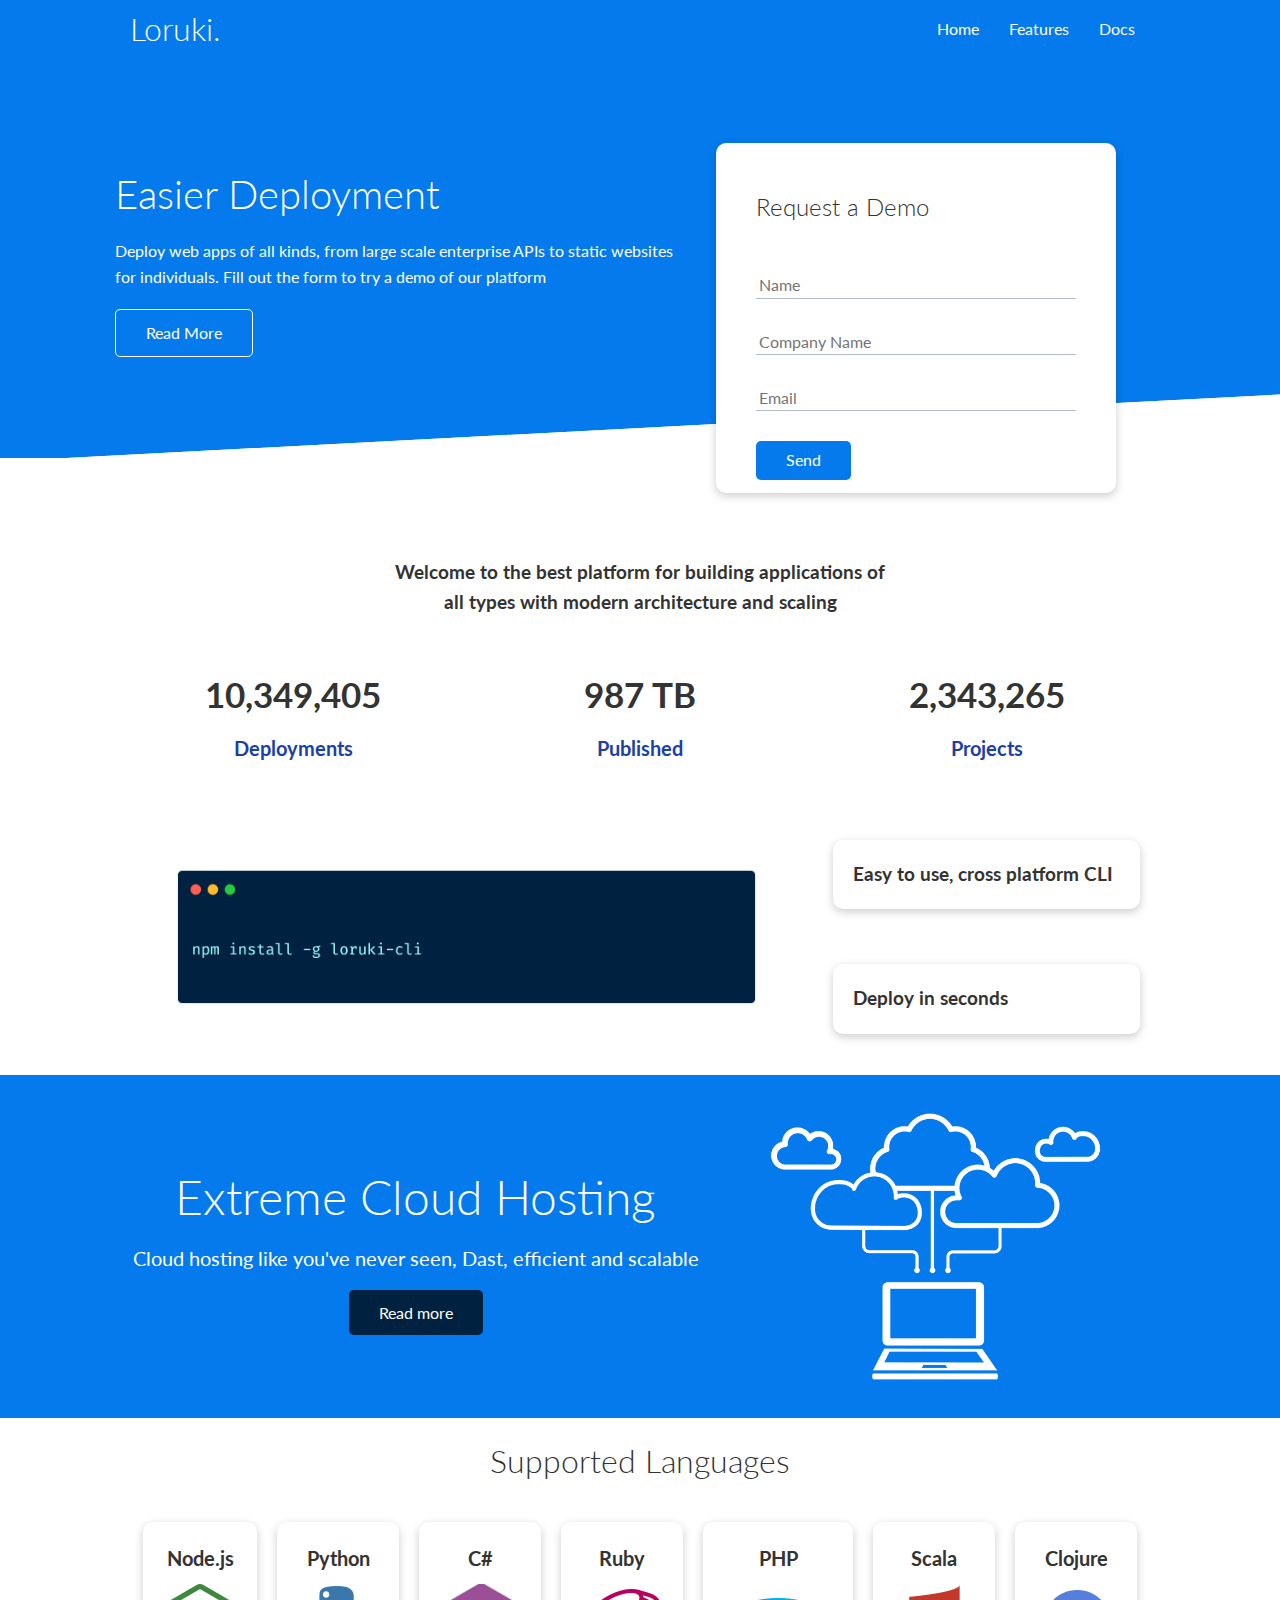
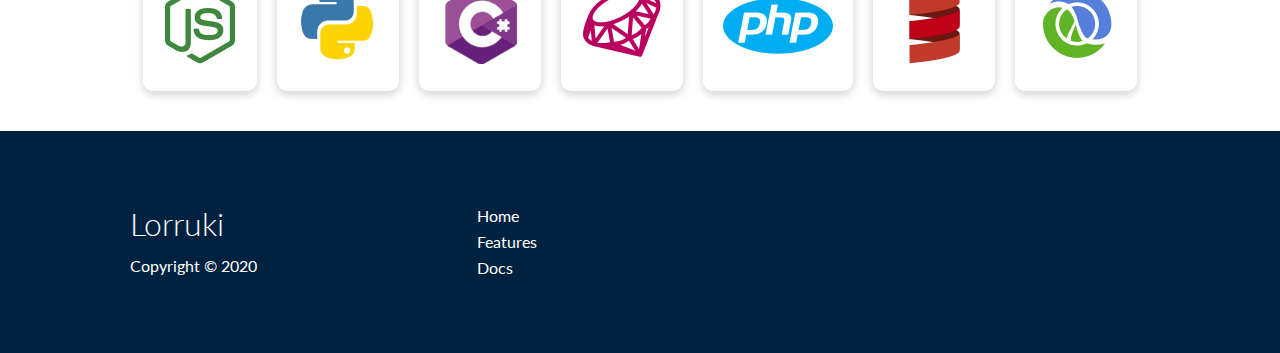
<file: index.html>
<!DOCTYPE html>
<html lang="en">
  <head>
    <meta charset="utf-8" />
    <meta name="description" content="Your description goes here" />
    <meta name="keywords" content="one, two, three" />
    <meta name="viewport" content="width=device-width, initial-scale=1.0" />
    <link
      rel="stylesheet"
      href="https://cdnjs.cloudflare.com/ajax/libs/font-awesome/5.15.3/css/all.min.css"
      integrity="sha512-iBBXm8fW90+nuLcSKlbmrPcLa0OT92xO1BIsZ+ywDWZCvqsWgccV3gFoRBv0z+8dLJgyAHIhR35VZc2oM/gI1w=="
      crossorigin="anonymous"
    />
    <title>Loruki | Cloud Hosting For Everyone</title>

    <!-- external CSS link -->
    <link rel="stylesheet" href="css/normalize.css" />
    <link rel="stylesheet" href="css/utilities.css" />
    <link rel="stylesheet" href="css/style.css" />
  </head>
  <body>
    <!-- Navbar -->
    <header class="navbar">
      <div class="container flex">
        <h1 class="logo">Loruki.</h1>
        <nav>
          <ul>
            <li><a href="index.html">Home</a></li>
            <li><a href="features.html">Features</a></li>
            <li><a href="docs.html">Docs</a></li>
          </ul>
        </nav>
      </div>
    </header>

    <!-- Showcase -->
    <section class="showcase">
      <div class="container grid">
        <div class="showcase-text">
          <h1>Easier Deployment</h1>
          <p>
            Deploy web apps of all kinds, from large scale enterprise APIs to
            static websites for individuals. Fill out the form to try a demo of
            our platform
          </p>
          <a href="features.html" class="btn btn-outline">Read More</a>
        </div>

        <div class="showcase-form card">
          <h2>Request a Demo</h2>
          <form
            name="contact"
            method="POST"
            netlify-honeypot="bot-field"
            data-netlify="true"
          >
            <input type="hidden" name="form-name" value="contact" />
            <p class="hidden">
              <label
                >Don’t fill this out if you’re human: <input name="bot-field"
              /></label>
            </p>
            <div class="form-control">
              <input type="text" name="name" placeholder="Name" required />
            </div>
            <div class="form-control">
              <input
                type="text"
                name="company"
                placeholder="Company Name"
                required
              />
            </div>
            <div class="form-control">
              <input type="email" name="email" placeholder="Email" required />
            </div>
            <input type="submit" value="Send" class="btn btn-primary" />
          </form>
        </div>
      </div>
    </section>

    <!-- stats -->
    <section class="stats">
      <div class="container">
        <h3 class="stats-heading text-center my-1">
          Welcome to the best platform for building applications of all types
          with modern architecture and scaling
        </h3>

        <div class="grid grid-3 text-center my-4">
          <div>
            <i class="fas fa-server fa-3x"></i>
            <h3>10,349,405</h3>
            <p class="text-secondary">Deployments</p>
          </div>
          <div>
            <i class="fas fa-upload fa-3x"></i>
            <h3>987 TB</h3>
            <p class="text-secondary">Published</p>
          </div>
          <div>
            <i class="fas fa-project-diagram fa-3x"></i>
            <h3>2,343,265</h3>
            <p class="text-secondary">Projects</p>
          </div>
        </div>
      </div>
    </section>

    <!-- Cli -->
    <section class="cli">
      <div class="container grid">
        <img src="images/cli.png" alt="" />
        <div class="card">
          <h3>Easy to use, cross platform CLI</h3>
        </div>
        <div class="card">
          <h3>Deploy in seconds</h3>
        </div>
      </div>
    </section>

    <!-- Cloud -->
    <section class="cloud bg-primary my-2 py-2">
      <div class="container grid">
        <div class="text-center">
          <h2 class="lg">Extreme Cloud Hosting</h2>
          <p class="lead my-1">
            Cloud hosting like you've never seen, Dast, efficient and scalable
          </p>
          <a href="features.html" class="btn btn-dark">Read more</a>
        </div>
        <img src="images/cloud.png" alt="" />
      </div>
    </section>

    <!-- Languages -->
    <section class="languages">
      <h2 class="md text-center my-2">Supported Languages</h2>
      <div class="container flex">
        <div class="card">
          <h4>Node.js</h4>
          <img src="images/logos/node.png" alt="" />
        </div>
        <div class="card">
          <h4>Python</h4>
          <img src="images/logos/python.png" alt="" />
        </div>
        <div class="card">
          <h4>C#</h4>
          <img src="images/logos/csharp.png" alt="" />
        </div>
        <div class="card">
          <h4>Ruby</h4>
          <img src="images/logos/ruby.png" alt="" />
        </div>
        <div class="card">
          <h4>PHP</h4>
          <img src="images/logos/php.png" alt="" />
        </div>
        <div class="card">
          <h4>Scala</h4>
          <img src="images/logos/scala.png" alt="" />
        </div>
        <div class="card">
          <h4>Clojure</h4>
          <img src="images/logos/clojure.png" alt="" />
        </div>
      </div>
    </section>

    <!-- Footer -->
    <footer class="footer bg-dark py-5">
      <div class="container grid grid-3">
        <div>
          <h1>Lorruki</h1>
          <p>Copyright &copy; 2020</p>
        </div>
        <nav>
          <ul>
            <li><a href="index.html">Home</a></li>
            <li><a href="features.html">Features</a></li>
            <li><a href="docs.html">Docs</a></li>
          </ul>
        </nav>
        <div class="social">
          <a href="#"><i class="fab fa-github fa-2x"></i></a>
          <a href="#"><i class="fab fa-twitter fa-2x"></i></a>
          <a href="#"><i class="fab fa-linkedin fa-2x"></i></a>
          <a href="#"><i class="fab fa-instagram fa-2x"></i></a>
        </div>
      </div>
    </footer>
    <script type="text/javascript" src="js/main.js"></script>
  </body>
</html>
</file>
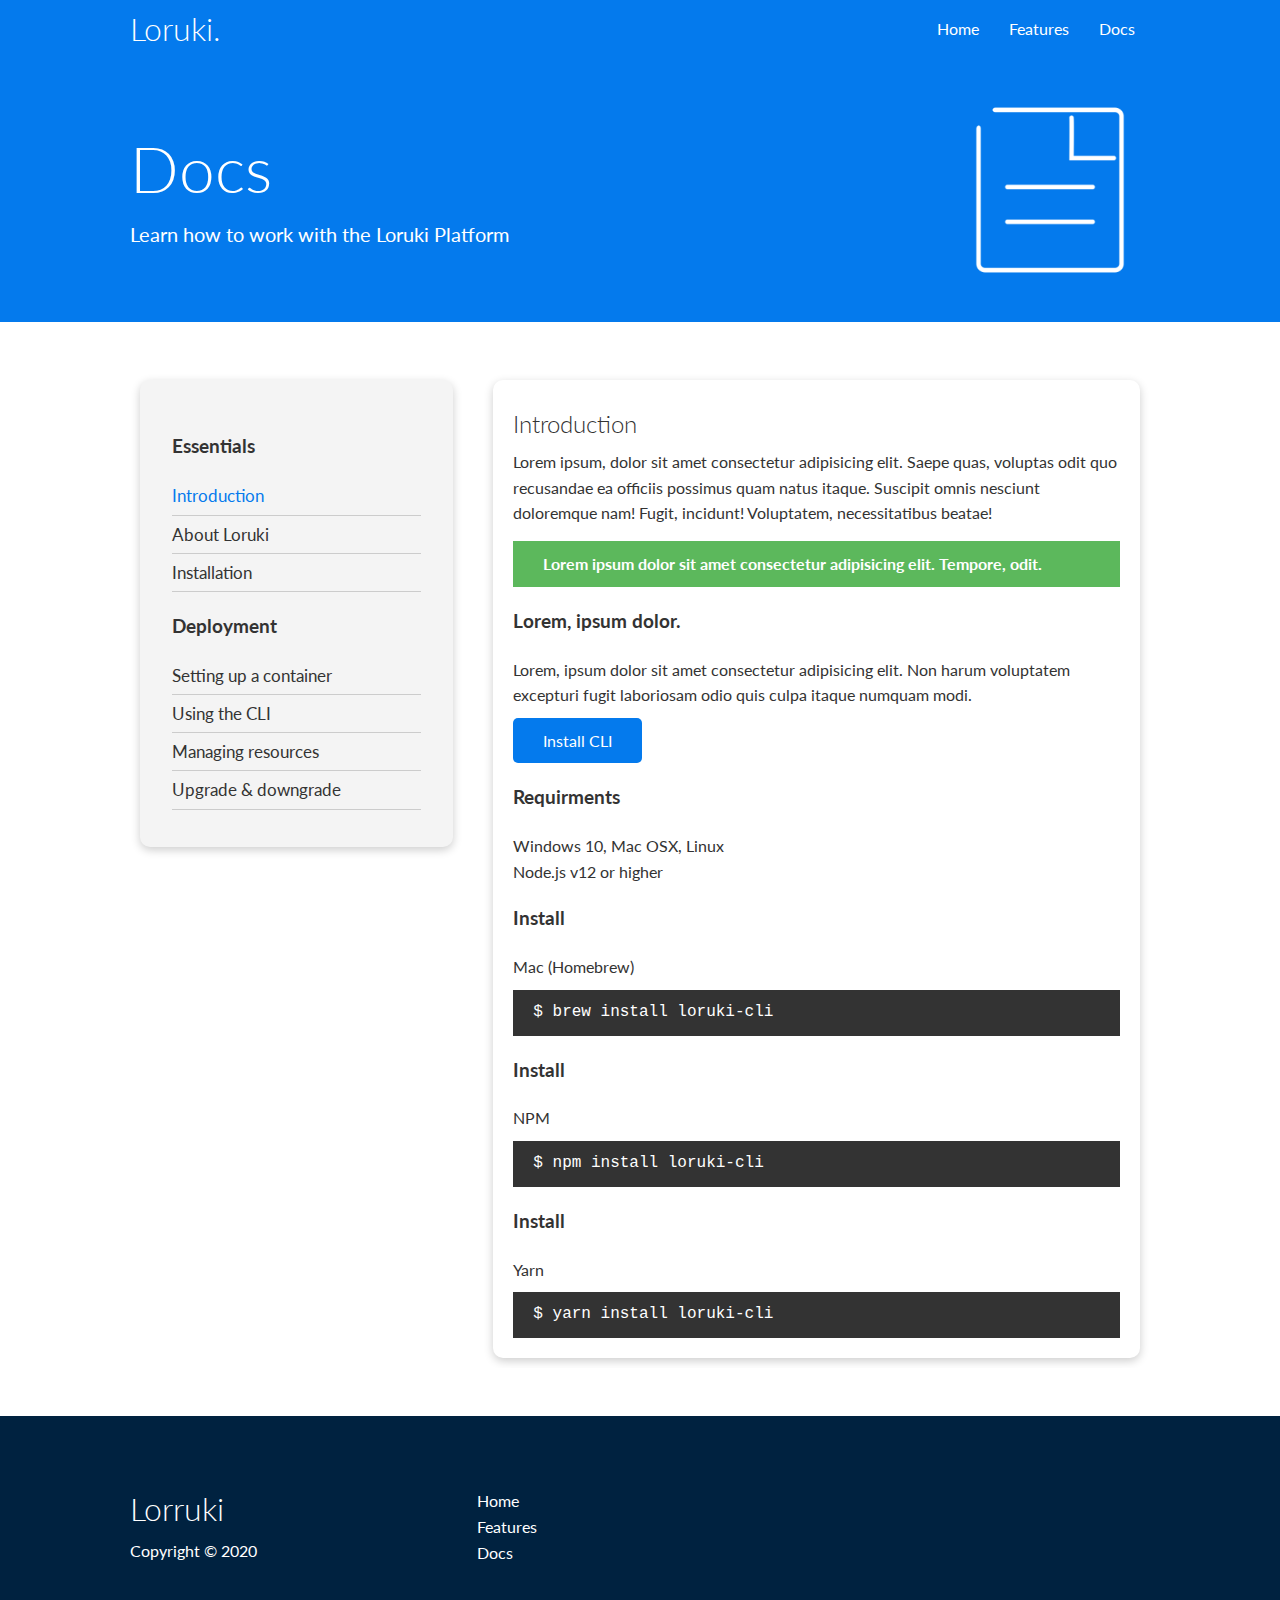
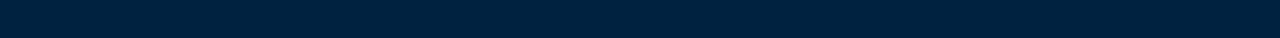
<file: docs.html>
<!DOCTYPE html>
<html lang="en">
  <head>
    <meta charset="utf-8" />
    <meta name="description" content="Your description goes here" />
    <meta name="keywords" content="one, two, three" />
    <meta name="viewport" content="width=device-width, initial-scale=1.0" />
    <link
      rel="stylesheet"
      href="https://cdnjs.cloudflare.com/ajax/libs/font-awesome/5.15.3/css/all.min.css"
      integrity="sha512-iBBXm8fW90+nuLcSKlbmrPcLa0OT92xO1BIsZ+ywDWZCvqsWgccV3gFoRBv0z+8dLJgyAHIhR35VZc2oM/gI1w=="
      crossorigin="anonymous"
    />
    <title>Loruki | Cloud Hosting For Everyone</title>

    <!-- external CSS link -->
    <link rel="stylesheet" href="css/normalize.css" />
    <link rel="stylesheet" href="css/utilities.css" />
    <link rel="stylesheet" href="css/style.css" />
  </head>
  <body>
    <!-- Navbar -->
    <header class="navbar">
      <div class="container flex">
        <h1 class="logo">Loruki.</h1>
        <nav>
          <ul>
            <li><a href="index.html">Home</a></li>
            <li><a href="features.html">Features</a></li>
            <li><a href="docs.html">Docs</a></li>
          </ul>
        </nav>
      </div>
    </header>

    <!-- Head -->
    <section class="docs-head bg-primary py-3">
      <div class="container grid">
        <div>
          <h1 class="xl">Docs</h1>
          <p class="lead">Learn how to work with the Loruki Platform</p>
        </div>
        <img src="images/docs.png" alt="" />
      </div>
    </section>

    <!-- Docs main -->
    <section class="docs-main my-4">
      <div class="container grid">
        <div class="card bg-light p-3">
          <h3 class="my-2">Essentials</h3>
          <nav>
            <ul>
              <li><a class="text-primary" href="#">Introduction</a></li>
              <li><a href="#">About Loruki</a></li>
              <li><a href="#">Installation</a></li>
            </ul>
          </nav>

          <h3 class="my-2">Deployment</h3>
          <nav>
            <ul>
              <li><a href="#">Setting up a container</a></li>
              <li><a href="#">Using the CLI</a></li>
              <li><a href="#">Managing resources</a></li>
              <li><a href="#">Upgrade & downgrade</a></li>
            </ul>
          </nav>
        </div>
        <div class="card">
          <h2>Introduction</h2>
          <p>
            Lorem ipsum, dolor sit amet consectetur adipisicing elit. Saepe
            quas, voluptas odit quo recusandae ea officiis possimus quam natus
            itaque. Suscipit omnis nesciunt doloremque nam! Fugit, incidunt!
            Voluptatem, necessitatibus beatae!
          </p>
          <div class="alert alert-success">
            <i class="fas fa-info"></i> Lorem ipsum dolor sit amet consectetur
            adipisicing elit. Tempore, odit.
          </div>

          <h3>Lorem, ipsum dolor.</h3>
          <p>
            Lorem, ipsum dolor sit amet consectetur adipisicing elit. Non harum
            voluptatem excepturi fugit laboriosam odio quis culpa itaque numquam
            modi.
          </p>
          <a href="" class="btn btn-primary">Install CLI</a>

          <h3>Requirments</h3>
          <ul>
            <li>Windows 10, Mac OSX, Linux</li>
            <li>Node.js v12 or higher</li>
          </ul>

          <h3>Install</h3>
          <p>Mac (Homebrew)</p>
          <pre><code>$ brew install loruki-cli</code></pre>
          <h3>Install</h3>
          <p>NPM</p>
          <pre><code>$ npm install loruki-cli</code></pre>
          <h3>Install</h3>
          <p>Yarn</p>
          <pre><code>$ yarn install loruki-cli</code></pre>
        </div>
      </div>
    </section>

    <!-- Footer -->
    <footer class="footer bg-dark py-5">
      <div class="container grid grid-3">
        <div>
          <h1>Lorruki</h1>
          <p>Copyright &copy; 2020</p>
        </div>
        <nav>
          <ul>
            <li><a href="index.html">Home</a></li>
            <li><a href="features.html">Features</a></li>
            <li><a href="docs.html">Docs</a></li>
          </ul>
        </nav>
        <div class="social">
          <a href="#"><i class="fab fa-github fa-2x"></i></a>
          <a href="#"><i class="fab fa-twitter fa-2x"></i></a>
          <a href="#"><i class="fab fa-linkedin fa-2x"></i></a>
          <a href="#"><i class="fab fa-instagram fa-2x"></i></a>
        </div>
      </div>
    </footer>
    <script type="text/javascript" src="js/main.js"></script>
  </body>
</html>
</file>
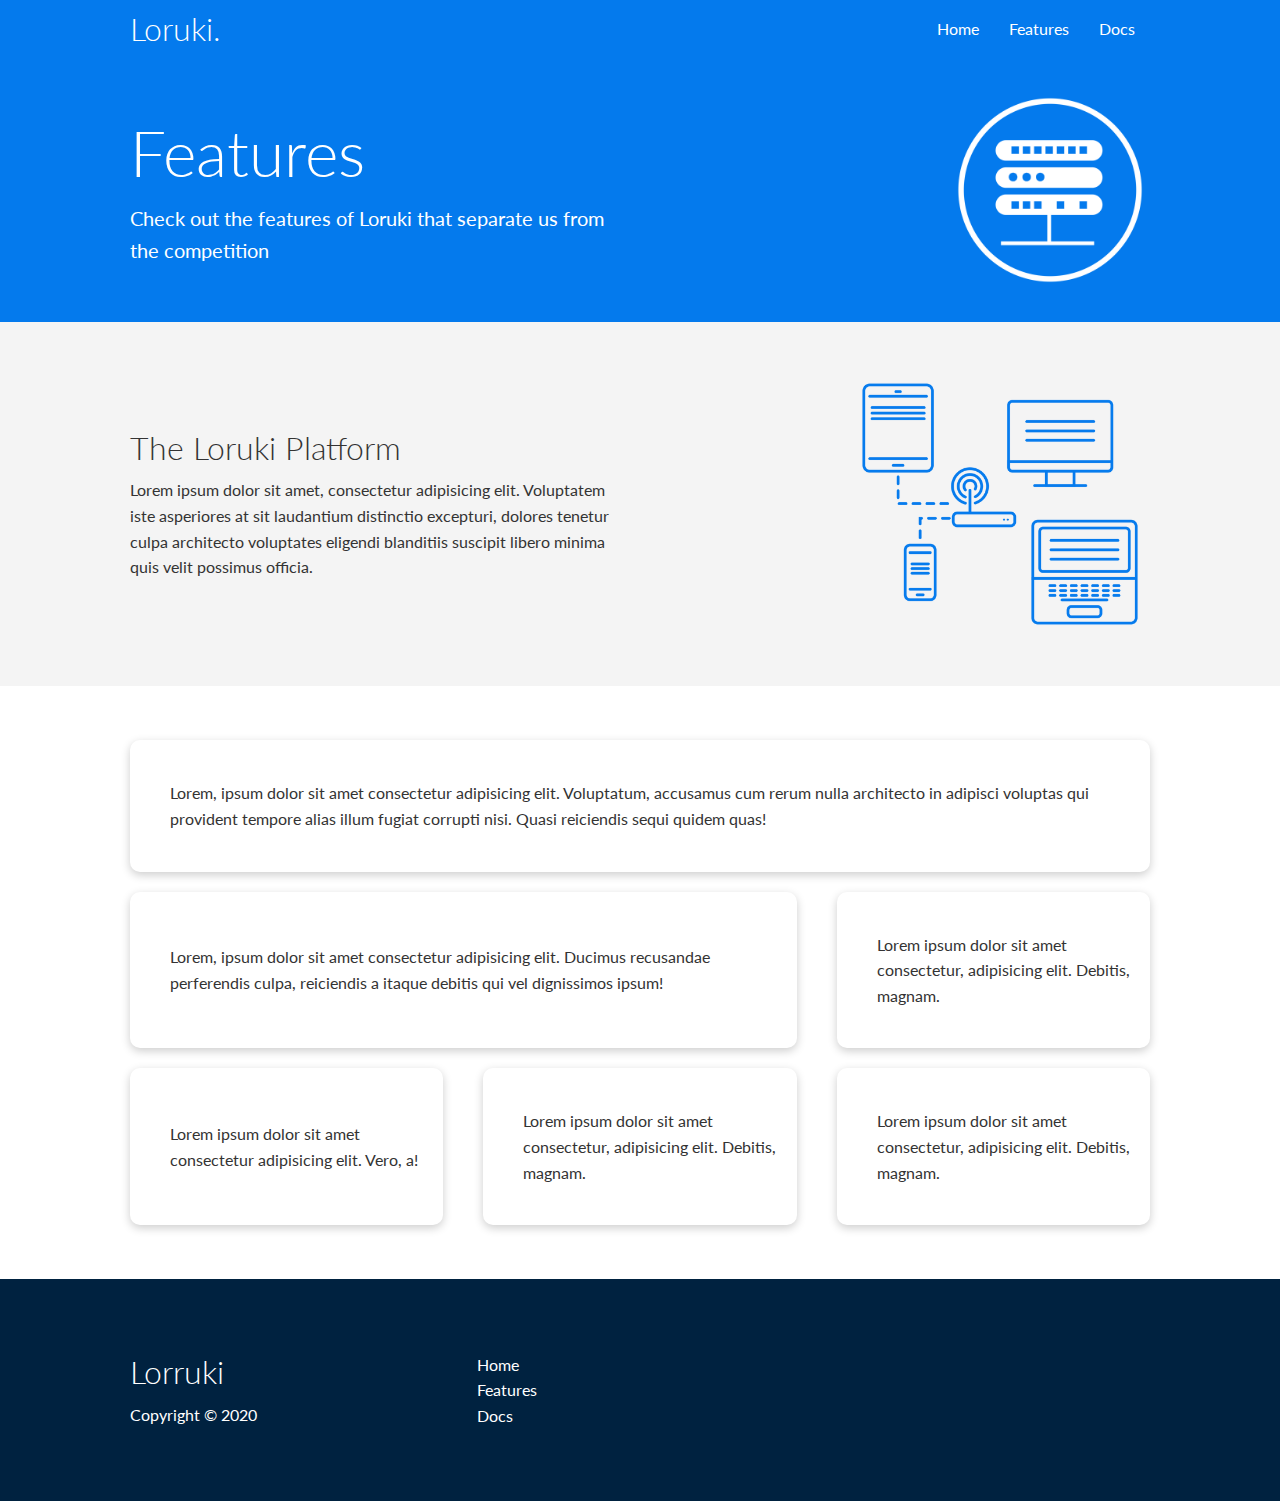
<file: features.html>
<!DOCTYPE html>
<html lang="en">
  <head>
    <meta charset="utf-8" />
    <meta name="description" content="Your description goes here" />
    <meta name="keywords" content="one, two, three" />
    <meta name="viewport" content="width=device-width, initial-scale=1.0" />
    <link
      rel="stylesheet"
      href="https://cdnjs.cloudflare.com/ajax/libs/font-awesome/5.15.3/css/all.min.css"
      integrity="sha512-iBBXm8fW90+nuLcSKlbmrPcLa0OT92xO1BIsZ+ywDWZCvqsWgccV3gFoRBv0z+8dLJgyAHIhR35VZc2oM/gI1w=="
      crossorigin="anonymous"
    />
    <title>Loruki | Cloud Hosting For Everyone</title>

    <!-- external CSS link -->
    <link rel="stylesheet" href="css/normalize.css" />
    <link rel="stylesheet" href="css/utilities.css" />
    <link rel="stylesheet" href="css/style.css" />
  </head>
  <body>
    <!-- Navbar -->
    <header class="navbar">
      <div class="container flex">
        <h1 class="logo">Loruki.</h1>
        <nav>
          <ul>
            <li><a href="index.html">Home</a></li>
            <li><a href="features.html">Features</a></li>
            <li><a href="docs.html">Docs</a></li>
          </ul>
        </nav>
      </div>
    </header>

    <!-- Head -->
    <section class="features-head bg-primary py-3">
      <div class="container grid">
        <div>
          <h1 class="xl">Features</h1>
          <p class="lead">
            Check out the features of Loruki that separate us from the
            competition
          </p>
        </div>
        <img src="images/server.png" alt="" />
      </div>
    </section>

    <!-- Sub head -->
    <section class="features-sub-head bg-light py-3">
      <div class="container grid">
        <div>
          <h1 class="md">The Loruki Platform</h1>
          <p class="">
            Lorem ipsum dolor sit amet, consectetur adipisicing elit. Voluptatem
            iste asperiores at sit laudantium distinctio excepturi, dolores
            tenetur culpa architecto voluptates eligendi blanditiis suscipit
            libero minima quis velit possimus officia.
          </p>
        </div>
        <img src="images/server2.png" alt="" />
      </div>
    </section>

    <!-- Features Main -->
    <section class="features-main my-2">
      <div class="container grid grid-3">
        <div class="card flex">
          <i class="fas fa-server fa-3x"></i>
          <p>
            Lorem, ipsum dolor sit amet consectetur adipisicing elit.
            Voluptatum, accusamus cum rerum nulla architecto in adipisci
            voluptas qui provident tempore alias illum fugiat corrupti nisi.
            Quasi reiciendis sequi quidem quas!
          </p>
        </div>
        <div class="card flex">
          <i class="fas fa-network-wired fa-3x"></i>
          <p>
            Lorem, ipsum dolor sit amet consectetur adipisicing elit. Ducimus
            recusandae perferendis culpa, reiciendis a itaque debitis qui vel
            dignissimos ipsum!
          </p>
        </div>
        <div class="card flex">
          <i class="fas fa-laptop-code fa-3x"></i>
          <p>
            Lorem ipsum dolor sit amet consectetur, adipisicing elit. Debitis,
            magnam.
          </p>
        </div>
        <div class="card flex">
          <i class="fas fa-database fa-3x"></i>
          <p>
            Lorem ipsum dolor sit amet consectetur adipisicing elit. Vero, a!
          </p>
        </div>
        <div class="card flex">
          <i class="fas fa-power-off fa-3x"></i>
          <p>
            Lorem ipsum dolor sit amet consectetur, adipisicing elit. Debitis,
            magnam.
          </p>
        </div>
        <div class="card flex">
          <i class="fas fa-upload fa-3x"></i>
          <p>
            Lorem ipsum dolor sit amet consectetur, adipisicing elit. Debitis,
            magnam.
          </p>
        </div>
      </div>
    </section>

    <!-- Footer -->
    <footer class="footer bg-dark py-5">
      <div class="container grid grid-3">
        <div>
          <h1>Lorruki</h1>
          <p>Copyright &copy; 2020</p>
        </div>
        <nav>
          <ul>
            <li><a href="index.html">Home</a></li>
            <li><a href="features.html">Features</a></li>
            <li><a href="docs.html">Docs</a></li>
          </ul>
        </nav>
        <div class="social">
          <a href="#"><i class="fab fa-github fa-2x"></i></a>
          <a href="#"><i class="fab fa-twitter fa-2x"></i></a>
          <a href="#"><i class="fab fa-linkedin fa-2x"></i></a>
          <a href="#"><i class="fab fa-instagram fa-2x"></i></a>
        </div>
      </div>
    </footer>
    <script type="text/javascript" src="js/main.js"></script>
  </body>
</html>
</file>
<file: css/utilities.css>
/* Utilities */
.container {
  max-width: 1100px;
  margin: 0 auto;
  overflow: auto;
  padding: 0 40px;
}

.card {
  background-color: #fff;
  color: #333;
  border-radius: 10px;
  box-shadow: 0 3px 10px rgba(0, 0, 0, 0.2);
  padding: 20px;
  margin: 10px;
}

.btn {
  display: inline-block;
  padding: 10px 30px;
  cursor: pointer;
  background: var(--primary-color);
  color: #fff;
  border: none;
  border-radius: 5px;
}

.btn-outline {
  background-color: transparent;
  border: 1px #fff solid;
}

.btn:hover {
  transform: scale(0.98);
}

/* Backgrounds & colored buttons  */
.bg-primary,
.btn-primary {
  background-color: var(--primary-color);
  color: #fff;
}

.bg-secondary,
.btn-secondary {
  background-color: var(--secondary-color);
  color: #fff;
}

.bg-dark,
.btn-dark {
  background-color: var(--dark-color);
  color: #fff;
}

.bg-light,
.btn-light {
  background-color: var(--light-color);
  color: #333;
}

.bg-primary a,
.btn-primary a,
.bg-secondary a,
.btn-secondary a,
.bg-dark a,
.btn-dark a {
  color: #fff;
}

/* Text Colors */
.text-primary {
  color: var(--primary-color);
}

.text-secondary {
  color: var(--secondary-color);
}

.text-dark {
  color: var(--dark-color);
}

.text-light {
  color: var(--light-color);
}

/* Text Sizes */

.lead {
  font-size: 20px;
}

.sm {
  font-size: 1rem;
}

.md {
  font-size: 2rem;
}

.lg {
  font-size: 3rem;
}

.xl {
  font-size: 4rem;
}

.text-center {
  text-align: center;
}

/* Alert */

.alert {
  background-color: var(--light-color);
  padding: 10px 20px;
  font-weight: bold;
  margin: 15px 0;
}

.alert i {
  margin-right: 10px;
}

.alert-success {
  background-color: var(--success-color);
  color: white;
}
.alert-error {
  background-color: var(--error-color);
  color: white;
}

.flex {
  display: flex;
  justify-content: center;
  align-items: center;
  height: 100%;
}

.grid {
  display: grid;
  grid-template-columns: repeat(2, 1fr);
  gap: 20px;
  justify-content: center;
  align-items: center;
  height: 100%;
}

.grid-3 {
  grid-template-columns: repeat(3, 1fr);
}

/* Margin */
.my-1 {
  margin: 1rem 0;
}

.my-2 {
  margin: 1.5rem 0;
}

.my-3 {
  margin: 2rem 0;
}

.my-4 {
  margin: 3rem 0;
}

.my-5 {
  margin: 4rem 0;
}

.m-1 {
  margin: 1rem;
}

.m-2 {
  margin: 1.5rem;
}

.m-3 {
  margin: 2rem;
}

.m-4 {
  margin: 3rem;
}

.m-5 {
  margin: 4rem;
}

/* Padding */
.py-1 {
  padding: 1rem 0;
}

.py-2 {
  padding: 1.5rem 0;
}

.py-3 {
  padding: 2rem 0;
}

.py-4 {
  padding: 3rem 0;
}

.py-5 {
  padding: 4rem 0;
}

.p-1 {
  padding: 1rem;
}

.p-2 {
  padding: 1.5rem;
}

.p-3 {
  padding: 2rem;
}

.p-4 {
  padding: 3rem;
}

.p-5 {
  padding: 4rem;
}
</file>
<file: css/style.css>
@import url("https://fonts.googleapis.com/css2?family=Lato:wght@300&display=swap");

:root {
  --primary-color: #047aed;
  --secondary-color: #1c3fa8;
  --dark-color: #002240;
  --light-color: #f4f4f4;
  --success-color: #5cb85c;
  --error-color: #d9534f;
}

/* base styles */
* {
  box-sizing: border-box;
  padding: 0;
  margin: 0;
}

body {
  font-family: "Lato", sans-serif;
  color: #333;
  line-height: 1.6;
}

ul {
  list-style-type: none;
}

a {
  text-decoration: none;
  color: #333;
}

h1,
h2 {
  font-weight: 300;
  line-height: 1.2;
  margin: 10px 0;
}

p {
  margin: 10px 0;
}

img {
  width: 100%;
}

code,
pre {
  background: #333;
  color: white;
  padding: 10px;
}

.hidden {
  visibility: hidden;
  height: 0;
}

/* navbar */

.navbar {
  background-color: var(--primary-color);
  color: #fff;
}

.navbar ul {
  display: flex;
}

.navbar a {
  color: #fff;
  padding: 10px;
  margin: 0 5px;
}

.navbar a:hover {
  border-bottom: 2px #fff solid;
}

.navbar .flex {
  justify-content: space-between;
}

/* Showcase */
.showcase {
  height: 400px;
  background-color: var(--primary-color);
  color: #fff;
  position: relative;
}

.showcase h1 {
  font-size: 40px;
}

.showcase p {
  margin: 20px 0;
}

.showcase .grid {
  grid-template-columns: 55% 45%;
  gap: 30px;
  overflow: visible;
}

.showcase-text {
  animation: slideInFromLeft 1s ease-in;
}

.showcase-form {
  position: relative;
  top: 60px;
  height: 350px;
  width: 400px;
  padding: 40px;
  z-index: 100;
  animation: slideInFromRight 1s ease-in;
}

.showcase-form .form-control {
  margin: 30px 0;
}

.showcase-form input[type="text"],
.showcase-form input[type="email"] {
  border: 0;
  border-bottom: 1px solid #b4becb;
  width: 100%;
  padding: 3px;
  font-size: 16px;
}

.showcase-form input:focus {
  outline: none;
}

.showcase::before,
.showcase::after {
  content: "";
  position: absolute;
  height: 100px;
  bottom: -70px;
  right: 0;
  left: 0;
  background: #fff;
  transform: skewY(-3deg);
  -webkit-transform: skewY(-3deg);
  -moz-transform: skewY(-3deg);
  -ms-transform: skewY(-3deg);
}

/* Stats */
.stats {
  padding-top: 100px;
  animation: slideInFromBottom 1s ease-in;
}

.stats-heading {
  max-width: 500px;
  margin: auto;
}

.stats .grid h3 {
  font-size: 35px;
}

.stats .grid p {
  font-size: 20px;
  font-weight: bold;
}

/* cli */
.cli .grid {
  grid-template-columns: repeat(3, 1fr);
  grid-template-rows: repeat(2, 1fr);
}

.cli .grid > *:first-child {
  grid-column: 1 / span 2;
  grid-row: 1 / span 2;
}

/* Cloud */

.cloud .grid {
  grid-template-columns: 4fr 3fr;
}

/* Languages  */
.languages .flex {
  flex-wrap: wrap;
}

.languages .card {
  text-align: center;
  margin: 18px 10px 40px;
  transition: transform 0.2s ease-in;
}

.languages .card h4 {
  font-size: 20px;
  margin-bottom: 10px;
}

.languages .card:hover {
  transform: translateY(-15px);
}

/* Features */
.features-head img,
.docs-head img {
  width: 200px;
  justify-self: flex-end;
}

.features-sub-head img {
  width: 300px;
  justify-self: flex-end;
}

.features-main .card > i {
  margin-right: 20px;
}

.features-main .grid {
  padding: 30px;
}

.features-main .grid > *:first-child {
  grid-column: 1 / span 3;
}

.features-main .grid > *:nth-child(2) {
  grid-column: 1 / span 2;
}

/* Docs */
.docs-main h3 {
  margin: 20px 0;
}

.docs-main .grid {
  grid-template-columns: 1fr 2fr;
  align-items: flex-start;
}

.docs-main nav li {
  font-size: 17px;
  padding-bottom: 5px;
  margin-bottom: 5px;
  border-bottom: 1px #ccc solid;
}

.docs-main a:hover {
  font-weight: bold;
}

/* Footer */
.footer .social a {
  margin: 0 10px;
}

/* Animations */
@keyframes slideInFromLeft {
  0% {
    transform: translateX(-100%);
  }

  100% {
    transform: translateX(0);
  }
}

@keyframes slideInFromRight {
  0% {
    transform: translateX(100%);
  }

  100% {
    transform: translateX(0);
  }
}

@keyframes slideInFromTop {
  0% {
    transform: translateY(-100%);
  }

  100% {
    transform: translateX(0);
  }
}

@keyframes slideInFromBottom {
  0% {
    transform: translateY(100%);
  }

  100% {
    transform: translateX(0);
  }
}

/* Tablets and under */
@media (max-width: 768px) {
  .grid,
  .showcase .grid,
  .stats .grid,
  .cli .grid,
  .cloud .grid,
  .features-main .grid,
  .docs-main .grid {
    grid-template-columns: 1fr;
    grid-template-rows: 1fr;
  }

  .showcase {
    height: auto;
  }
  .showcase-text,
  footer {
    text-align: center;
    margin-top: 40px;
    animation: slideInFromTop 1s ease-in;
  }
  .showcase-form {
    justify-self: center;
    margin: auto;
    animation: slideInFromBottom 1s ease-in;
  }

  .cli .grid > *:first-child {
    grid-column: 1;
    grid-row: 1;
  }

  .features-head,
  .features-sub-head,
  .docs-head {
    text-align: center;
  }

  .features-head img,
  .features-sub-head img,
  .docs-head img {
    justify-self: center;
  }

  .features-main .grid > *:first-child,
  .features-main .grid > *:nth-child(2) {
    grid-column: 1;
  }
}

/* Mobile */
@media (max-width: 500px) {
  .navbar {
    height: 110px;
  }

  .navbar .flex {
    flex-direction: column;
  }

  .navbar ul {
    padding: 10px;
    background-color: rgba(0, 0, 0, 0.1);
  }
}
</file>
